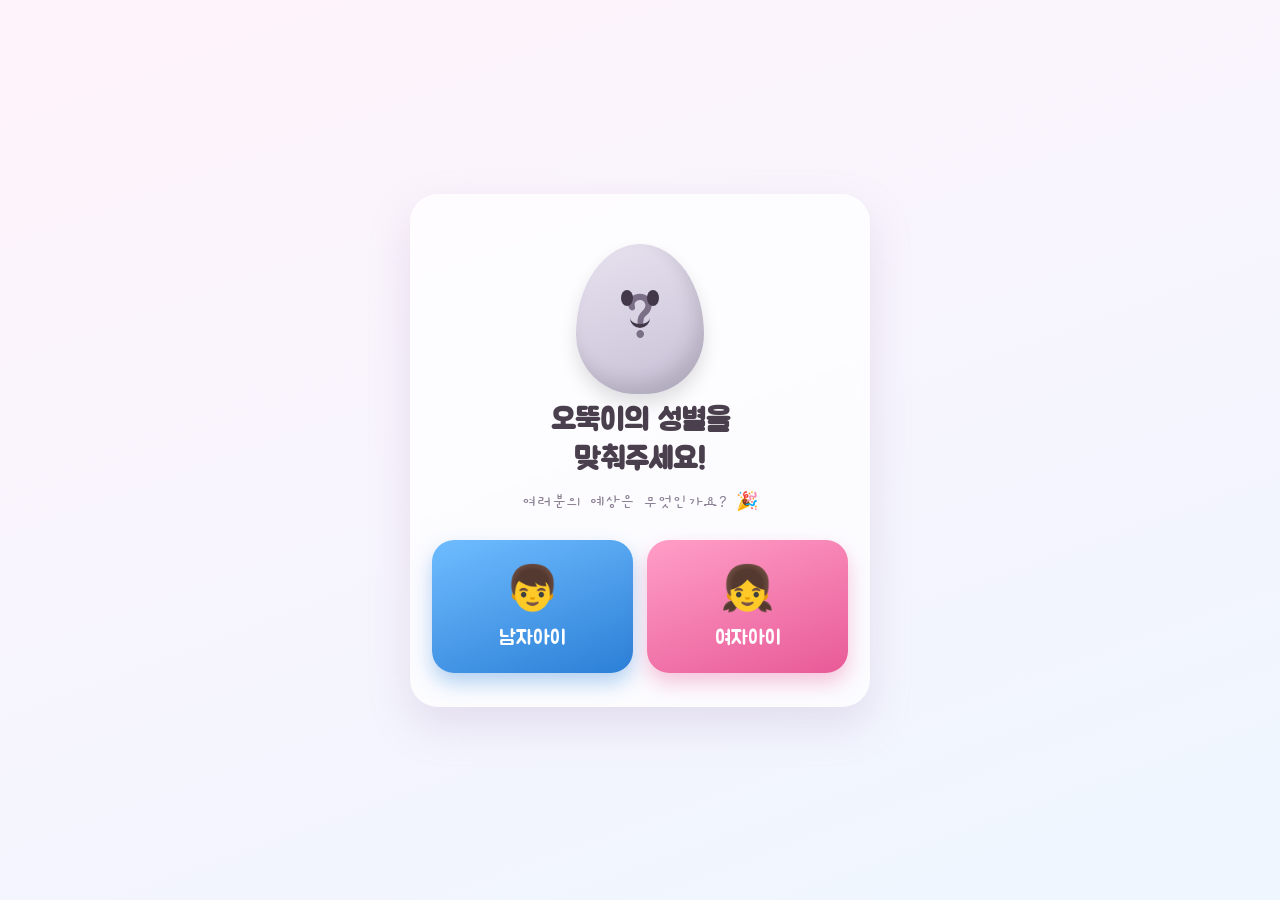
<file: index.html>
<!DOCTYPE html>
<html lang="ko">
<head>
  <meta charset="UTF-8" />
  <meta name="viewport" content="width=device-width, initial-scale=1.0" />
  <meta name="description" content="우리 아기 오뚝이의 성별을 맞춰보세요! 젠더리빌 이벤트" />
  <title>👶 오뚝이 성별 맞추기 · 젠더리빌</title>
  <link rel="preconnect" href="https://fonts.googleapis.com" />
  <link rel="preconnect" href="https://fonts.gstatic.com" crossorigin />
  <link href="https://fonts.googleapis.com/css2?family=Gaegu:wght@400;700&family=Jua&display=swap" rel="stylesheet" />
  <link rel="stylesheet" href="style.css" />
</head>
<body>
  <div id="app">

    <!-- ========== 화면 1: 인트로 / 성별 선택 ========== -->
    <section id="screen-intro" class="screen is-active">
      <div class="intro-card">
        <div class="doll doll--mystery" aria-hidden="true">
          <div class="doll__body">
            <div class="doll__face">
              <span class="doll__eye"></span>
              <span class="doll__eye"></span>
              <span class="doll__mouth"></span>
            </div>
            <span class="doll__question">?</span>
          </div>
        </div>

        <h1 class="intro-title">오뚝이의 성별을<br />맞춰주세요!</h1>
        <p class="intro-sub">여러분의 예상은 무엇인가요? 🎉</p>

        <div class="choice-row">
          <button class="choice choice--boy" data-guess="boy">
            <span class="choice__emoji">👦</span>
            <span class="choice__label">남자아이</span>
          </button>
          <button class="choice choice--girl" data-guess="girl">
            <span class="choice__emoji">👧</span>
            <span class="choice__label">여자아이</span>
          </button>
        </div>
      </div>
    </section>

    <!-- ========== 화면 2: 박 터뜨리기 ========== -->
    <section id="screen-game" class="screen">
      <div class="game-top">
        <p class="game-guess" id="game-guess"></p>
        <h2 class="game-title">박을 터뜨려 주세요!</h2>
        <p class="game-desc">박을 눌러 오자미를 던지세요.<br />여러 번 맞히면 박이 터져요!</p>
      </div>

      <div class="game-stage">
        <!-- 박 -->
        <button class="pot" id="pot" aria-label="박 터뜨리기">
          <span class="pot__string"></span>
          <span class="pot__body">
            <span class="pot__deco"></span>
            <span class="pot__tassel pot__tassel--left"></span>
            <span class="pot__tassel pot__tassel--right"></span>
          </span>
        </button>
      </div>

      <p class="game-hint" id="game-hint">👆 박을 클릭하세요!</p>
    </section>

    <!-- ========== 화면 3: 결과 공개 ========== -->
    <section id="screen-reveal" class="screen">
      <div class="reveal-card" id="reveal-card">
        <p class="reveal-eyebrow">두구두구두구… 🥁</p>
        <div class="doll" id="reveal-doll">
          <div class="doll__body">
            <div class="doll__face">
              <span class="doll__eye"></span>
              <span class="doll__eye"></span>
              <span class="doll__mouth doll__mouth--smile"></span>
            </div>
          </div>
        </div>
        <h2 class="reveal-title" id="reveal-title"></h2>
        <p class="reveal-message" id="reveal-message"></p>
        <button class="reveal-again" id="reveal-again">🔄 다시 하기</button>
      </div>
    </section>

    <div class="confetti-layer" id="confetti-layer" aria-hidden="true"></div>
  </div>

  <script src="script.js"></script>
</body>
</html>
</file>
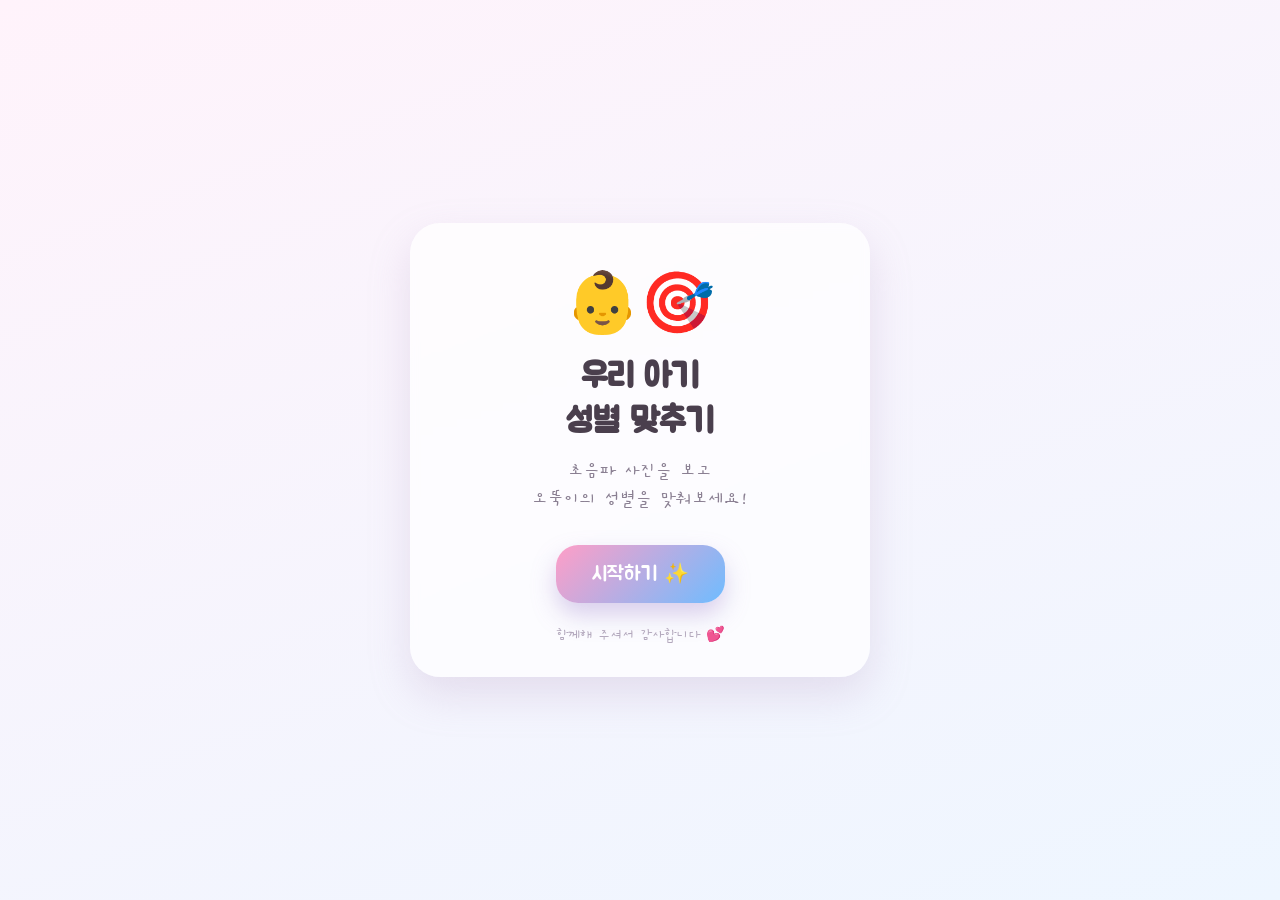
<file: v2/index.html>
<!DOCTYPE html>
<html lang="ko">
<head>
  <meta charset="UTF-8" />
  <meta name="viewport" content="width=device-width, initial-scale=1.0" />
  <meta name="description" content="초음파 사진을 보고 아기의 성별을 맞춰보세요! 다트 젠더리빌" />
  <title>🎯 초음파 성별 맞추기 · 다트 젠더리빌</title>
  <link rel="preconnect" href="https://fonts.googleapis.com" />
  <link rel="preconnect" href="https://fonts.gstatic.com" crossorigin />
  <link href="https://fonts.googleapis.com/css2?family=Gaegu:wght@400;700&family=Jua&display=swap" rel="stylesheet" />
  <link rel="stylesheet" href="style.css" />
</head>
<body>
  <div id="app">

    <!-- ========== 화면 0: 시작 페이지 ========== -->
    <section id="screen-start" class="screen is-active">
      <div class="start-card">
        <div class="start-emoji">👶🎯</div>
        <h1 class="start-title">우리 아기<br />성별 맞추기</h1>
        <p class="start-sub">초음파 사진을 보고<br />오뚝이의 성별을 맞춰보세요!</p>
        <button class="btn-primary" id="btn-start">시작하기 ✨</button>
        <p class="start-foot">함께해 주셔서 감사합니다 💕</p>
      </div>
    </section>

    <!-- ========== 화면 1: 초음파 + 성별 선택 ========== -->
    <section id="screen-guess" class="screen">
      <h2 class="guess-title">이 초음파 사진 속<br />아기는 누구일까요?</h2>
      <div class="photo-frame">
        <img src="ultrasound.jpeg" alt="초음파 사진" class="photo" />
        <span class="photo-tape photo-tape--l"></span>
        <span class="photo-tape photo-tape--r"></span>
      </div>
      <p class="guess-sub">당신의 예상을 골라주세요! 👇</p>
      <div class="choice-row">
        <button class="choice choice--boy" data-guess="boy">
          <span class="choice__emoji">👦</span>
          <span class="choice__label">남자아이</span>
        </button>
        <button class="choice choice--girl" data-guess="girl">
          <span class="choice__emoji">👧</span>
          <span class="choice__label">여자아이</span>
        </button>
      </div>
    </section>

    <!-- ========== 화면 2: 다트로 풍선 터뜨리기 ========== -->
    <section id="screen-game" class="screen">
      <div class="game-top">
        <p class="game-guess" id="game-guess"></p>
        <h2 class="game-title">다트로 풍선을 맞춰요!</h2>
        <p class="game-desc">조준선이 좌우로 흔들려요.<br />풍선을 향할 때 <b>던지기</b>! 🎯</p>
      </div>

      <div class="game-stage" id="game-stage">
        <!-- 풍선 (과녁) -->
        <div class="balloon" id="balloon" aria-label="풍선 과녁">
          <span class="balloon__body">
            <span class="balloon__shine"></span>
            <span class="balloon__mark">?</span>
          </span>
          <span class="balloon__knot"></span>
          <span class="balloon__string"></span>
        </div>

        <!-- 조준선 + 다트 (하단 중앙 회전) -->
        <div class="aim" id="aim">
          <span class="aim__line"></span>
          <span class="dart" id="dart">
            <span class="dart__tip"></span>
            <span class="dart__shaft"></span>
            <span class="dart__fin"></span>
          </span>
        </div>
      </div>

      <button class="btn-throw" id="btn-throw">🎯 던지기!</button>
      <p class="game-hint" id="game-hint">조준선이 풍선을 향할 때 버튼을 누르세요!</p>
    </section>

    <!-- ========== 화면 3: 결과 공개 ========== -->
    <section id="screen-reveal" class="screen">
      <div class="reveal-card" id="reveal-card">
        <p class="reveal-eyebrow">두구두구두구… 🥁</p>
        <div class="doll" id="reveal-doll">
          <div class="doll__body">
            <div class="doll__face">
              <span class="doll__eye"></span>
              <span class="doll__eye"></span>
              <span class="doll__mouth doll__mouth--smile"></span>
            </div>
          </div>
        </div>
        <h2 class="reveal-title" id="reveal-title"></h2>
        <p class="reveal-message" id="reveal-message"></p>
        <button class="btn-primary" id="reveal-again">🔄 다시 하기</button>
      </div>
    </section>

    <div class="confetti-layer" id="confetti-layer" aria-hidden="true"></div>
  </div>

  <script src="script.js"></script>
</body>
</html>
</file>
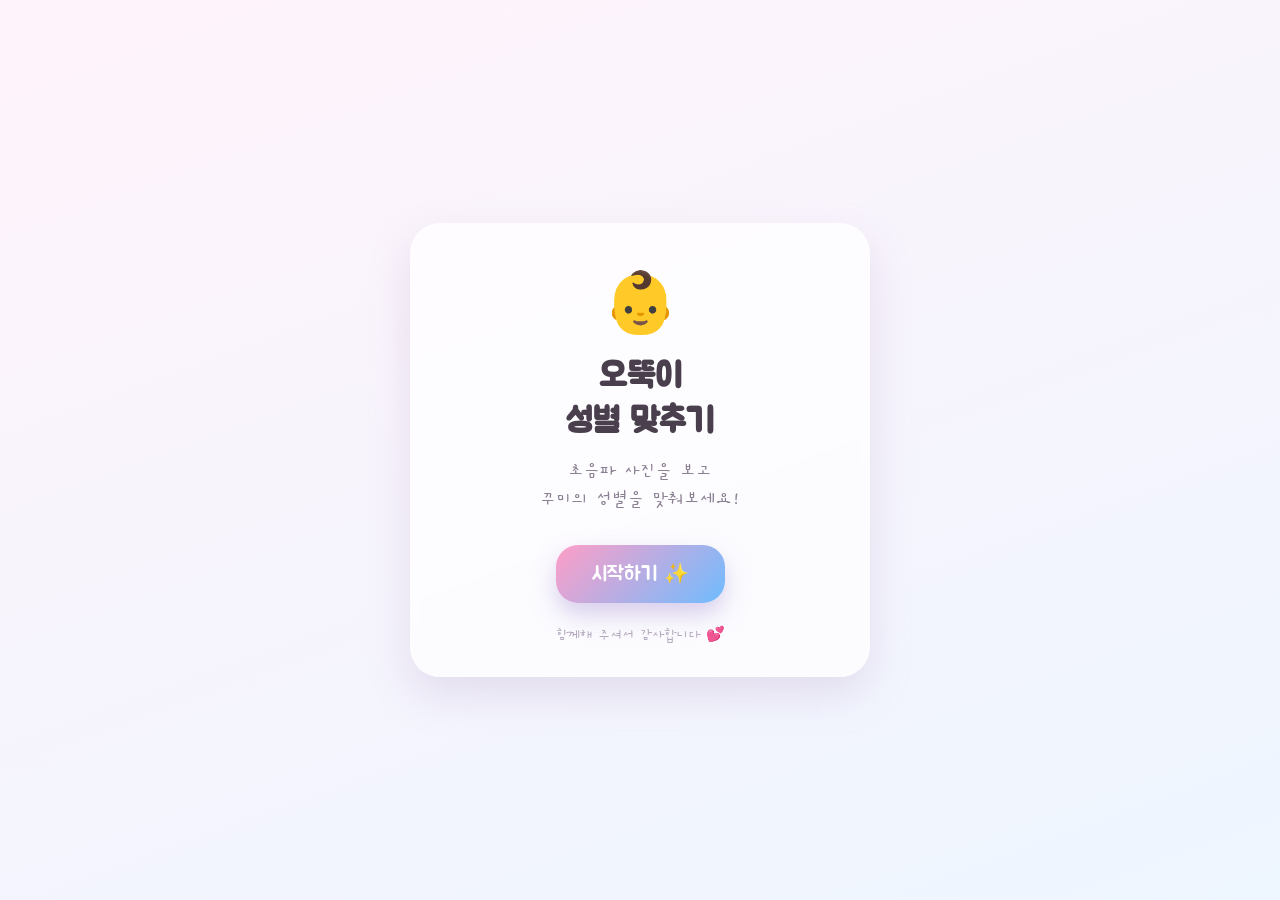
<file: v3/index.html>
<!DOCTYPE html>
<html lang="ko">
<head>
  <meta charset="UTF-8" />
  <meta name="viewport" content="width=device-width, initial-scale=1.0" />
  <meta name="description" content="초음파 사진을 보고 아기의 성별을 맞춰보세요! 카드 뒤집기 젠더리빌" />
  <meta property="og:image" content="http://gender-reveal.kro.kr/ultrasound.jpeg" />
  <title>🃏 꾸미 성별 맞추기 · 카드 젠더리빌</title>
  <link rel="preconnect" href="https://fonts.googleapis.com" />
  <link rel="preconnect" href="https://fonts.gstatic.com" crossorigin />
  <link href="https://fonts.googleapis.com/css2?family=Gaegu:wght@400;700&family=Jua&display=swap" rel="stylesheet" />
  <link rel="stylesheet" href="style.css" />
</head>
<body>
  <div id="app">

    <!-- ========== 화면 0: 시작 페이지 ========== -->
    <section id="screen-start" class="screen is-active">
      <div class="start-card">
        <div class="start-emoji">👶</div>
        <h1 class="start-title">오뚝이<br />성별 맞추기</h1>
        <p class="start-sub">초음파 사진을 보고<br />꾸미의 성별을 맞춰보세요!</p>
        <button class="btn-primary" id="btn-start">시작하기 ✨</button>
        <p class="start-foot">함께해 주셔서 감사합니다 💕</p>
      </div>
    </section>

    <!-- ========== 화면 1: 초음파 + 성별 선택 ========== -->
    <section id="screen-guess" class="screen">
      <h2 class="guess-title">초음파 사진을 보고<br />꾸마의 성별을 맞춰보세요</h2>
      <div class="photo-frame">
        <img src="ultrasound.jpeg" alt="초음파 사진" class="photo" />
        <span class="photo-tape photo-tape--l"></span>
        <span class="photo-tape photo-tape--r"></span>
      </div>
      <p class="guess-sub">당신의 예상을 골라주세요! 👇</p>
      <div class="choice-row">
        <button class="choice choice--boy" data-guess="boy">
          <span class="choice__emoji">👦</span>
          <span class="choice__label">아들</span>
        </button>
        <button class="choice choice--girl" data-guess="girl">
          <span class="choice__emoji">👧</span>
          <span class="choice__label">딸</span>
        </button>
      </div>
    </section>

    <!-- ========== 화면 2: 카드 뒤집기 게임 ========== -->
    <section id="screen-game" class="screen">
      <div class="game-top">
        <p class="game-guess" id="game-guess"></p>
        <h2 class="game-title">카드를 뒤집어 주세요!</h2>
        <p class="game-desc">가로·세로·대각선으로 같은 그림이<br /><b>3장 연속</b> 나오면 성별이 공개돼요! 🃏</p>
      </div>

      <div class="card-grid" id="card-grid">
        <!-- 카드 9장은 script.js에서 생성 -->
      </div>

      <p class="game-hint" id="game-hint">👆 카드를 하나씩 뒤집어 보세요!</p>
    </section>

    <!-- ========== 화면 3: 결과 공개 ========== -->
    <section id="screen-reveal" class="screen">
      <div class="reveal-card" id="reveal-card">
        <p class="reveal-eyebrow">두구두구두구… 🥁</p>
        <div class="doll" id="reveal-doll">
          <div class="doll__body">
            <div class="doll__face">
              <span class="doll__eye"></span>
              <span class="doll__eye"></span>
              <span class="doll__mouth doll__mouth--smile"></span>
            </div>
          </div>
        </div>
        <h2 class="reveal-title" id="reveal-title"></h2>
        <p class="reveal-message" id="reveal-message"></p>
        <button class="btn-primary" id="reveal-again">🔄 다시 하기</button>
      </div>
    </section>

    <div class="confetti-layer" id="confetti-layer" aria-hidden="true"></div>
  </div>

  <script src="script.js"></script>
</body>
</html>
</file>
<file: style.css>
/* ===================== 기본 리셋 & 테마 ===================== */
:root {
  --boy: #4aa8ff;
  --boy-dark: #2b7fd6;
  --girl: #ff7eb6;
  --girl-dark: #e85a97;
  --bg-a: #fff3fb;
  --bg-b: #eef6ff;
  --ink: #4a3f4d;
}

* { margin: 0; padding: 0; box-sizing: border-box; }

html, body { height: 100%; }

body {
  font-family: 'Jua', 'Gaegu', system-ui, sans-serif;
  color: var(--ink);
  background: linear-gradient(160deg, var(--bg-a), var(--bg-b));
  min-height: 100vh;
  overflow-x: hidden;
}

#app {
  position: relative;
  min-height: 100vh;
  display: flex;
  align-items: center;
  justify-content: center;
  padding: 24px 16px;
}

/* ===================== 화면 전환 ===================== */
.screen {
  display: none;
  width: 100%;
  max-width: 460px;
  text-align: center;
  animation: fadeIn 0.5s ease;
}
.screen.is-active { display: block; }

@keyframes fadeIn {
  from { opacity: 0; transform: translateY(14px); }
  to   { opacity: 1; transform: translateY(0); }
}

/* ===================== 오뚝이 인형 ===================== */
.doll {
  width: 140px;
  height: 168px;
  margin: 0 auto 8px;
  position: relative;
  animation: wobble 2.4s ease-in-out infinite;
  transform-origin: 50% 90%;
}
.doll__body {
  position: absolute;
  bottom: 0;
  left: 50%;
  transform: translateX(-50%);
  width: 128px;
  height: 150px;
  border-radius: 50% 50% 46% 46% / 60% 60% 40% 40%;
  background: linear-gradient(160deg, #d9d9e5, #b9b9cc);
  box-shadow: inset -8px -12px 18px rgba(0,0,0,0.12), 0 10px 18px rgba(0,0,0,0.12);
  display: flex;
  align-items: center;
  justify-content: center;
}
.doll--mystery .doll__body { background: linear-gradient(160deg, #e7e2ef, #c7c0d6); }

.doll__face {
  position: absolute;
  top: 46px;
  display: flex;
  gap: 14px;
  align-items: center;
}
.doll__eye {
  width: 12px; height: 16px;
  background: #43384a;
  border-radius: 50%;
  display: inline-block;
}
.doll__mouth {
  position: absolute;
  bottom: -22px;
  left: 50%;
  transform: translateX(-50%);
  width: 20px; height: 10px;
  border-bottom: 4px solid #43384a;
  border-radius: 0 0 20px 20px;
}
.doll__mouth--smile { width: 30px; height: 16px; }
.doll__question {
  font-size: 54px;
  color: #7a6f86;
  font-family: 'Jua', sans-serif;
}

@keyframes wobble {
  0%, 100% { transform: rotate(-6deg); }
  50%      { transform: rotate(6deg); }
}

/* 결과 색 */
.doll--boy .doll__body  { background: linear-gradient(160deg, #8fccff, var(--boy)); }
.doll--girl .doll__body { background: linear-gradient(160deg, #ffb2d6, var(--girl)); }

/* ===================== 화면 1: 인트로 ===================== */
.intro-card {
  background: rgba(255,255,255,0.7);
  border-radius: 28px;
  padding: 32px 22px 34px;
  box-shadow: 0 18px 40px rgba(180,150,190,0.25);
  backdrop-filter: blur(4px);
}
.intro-title {
  font-size: 30px;
  line-height: 1.3;
  margin-top: 8px;
}
.intro-sub {
  font-family: 'Gaegu', sans-serif;
  font-size: 18px;
  color: #8a7f92;
  margin: 10px 0 26px;
}
.choice-row {
  display: flex;
  gap: 14px;
}
.choice {
  flex: 1;
  border: none;
  border-radius: 22px;
  padding: 22px 10px;
  cursor: pointer;
  font-family: inherit;
  color: #fff;
  display: flex;
  flex-direction: column;
  align-items: center;
  gap: 8px;
  transition: transform 0.15s ease, box-shadow 0.15s ease;
}
.choice__emoji { font-size: 44px; }
.choice__label { font-size: 20px; }
.choice--boy  { background: linear-gradient(160deg, #6fbcff, var(--boy-dark)); box-shadow: 0 10px 20px rgba(43,127,214,0.35); }
.choice--girl { background: linear-gradient(160deg, #ff9ec7, var(--girl-dark)); box-shadow: 0 10px 20px rgba(232,90,151,0.35); }
.choice:hover  { transform: translateY(-4px); }
.choice:active { transform: scale(0.96); }

/* ===================== 화면 2: 박 터뜨리기 ===================== */
.game-top { margin-bottom: 6px; }
.game-guess {
  font-family: 'Gaegu', sans-serif;
  font-size: 16px;
  color: #8a7f92;
  margin-bottom: 4px;
}
.game-title { font-size: 26px; }
.game-desc {
  font-family: 'Gaegu', sans-serif;
  font-size: 17px;
  color: #7d7288;
  margin: 8px 0 14px;
}

.game-stage {
  height: 300px;
  display: flex;
  align-items: flex-start;
  justify-content: center;
  position: relative;
}

/* 박 */
.pot {
  border: none;
  background: transparent;
  cursor: pointer;
  padding: 0;
  margin-top: 6px;
  position: relative;
  transform-origin: 50% 0;
  animation: swing 3s ease-in-out infinite;
}
.pot.is-hit { animation: hitShake 0.4s ease; }
.pot__string {
  display: block;
  width: 4px;
  height: 40px;
  margin: 0 auto;
  background: #b89a6a;
  border-radius: 4px;
}
.pot__body {
  display: block;
  width: 130px;
  height: 130px;
  border-radius: 50%;
  background: radial-gradient(circle at 35% 30%, #7ed6a5, #2fa06a 70%);
  box-shadow: inset -10px -12px 22px rgba(0,0,0,0.2), 0 12px 20px rgba(0,0,0,0.15);
  position: relative;
}
.pot__deco {
  position: absolute;
  inset: 22px;
  border-radius: 50%;
  border: 5px dashed rgba(255,255,255,0.65);
}
.pot__tassel {
  position: absolute;
  bottom: -14px;
  width: 10px; height: 26px;
  background: #f2c14e;
  border-radius: 0 0 6px 6px;
}
.pot__tassel--left  { left: 34px; }
.pot__tassel--right { right: 34px; }

.pot:hover { filter: brightness(1.05); }
.pot:active { transform: scale(0.96); }

@keyframes swing {
  0%, 100% { transform: rotate(-4deg); }
  50%      { transform: rotate(4deg); }
}
@keyframes hitShake {
  0%   { transform: translateX(0) rotate(0); }
  25%  { transform: translateX(-8px) rotate(-4deg); }
  50%  { transform: translateX(8px) rotate(4deg); }
  75%  { transform: translateX(-5px) rotate(-2deg); }
  100% { transform: translateX(0) rotate(0); }
}
.pot.is-burst { animation: burst 0.5s forwards; }
@keyframes burst {
  0%   { transform: scale(1); opacity: 1; }
  40%  { transform: scale(1.25); }
  100% { transform: scale(0.2); opacity: 0; }
}

/* 던지는 오자미 */
.beanbag {
  position: absolute;
  bottom: 0;
  left: 50%;
  width: 34px; height: 26px;
  border-radius: 12px;
  background: repeating-linear-gradient(45deg, #ff7e7e 0 8px, #ffd36e 8px 16px);
  box-shadow: 0 4px 8px rgba(0,0,0,0.2);
  transform: translateX(-50%);
  z-index: 5;
  pointer-events: none;
}
.beanbag.is-thrown { animation: throwUp 0.4s ease-out forwards; }
@keyframes throwUp {
  0%   { bottom: 0; transform: translateX(-50%) scale(1) rotate(0); opacity: 1; }
  80%  { opacity: 1; }
  100% { bottom: 175px; transform: translateX(-50%) scale(0.5) rotate(220deg); opacity: 0; }
}

.game-hint {
  font-family: 'Gaegu', sans-serif;
  font-size: 18px;
  color: #9a8fa6;
  animation: pulse 1.4s ease-in-out infinite;
}
@keyframes pulse {
  0%,100% { opacity: 0.5; }
  50%     { opacity: 1; }
}

/* ===================== 화면 3: 결과 ===================== */
.reveal-card {
  background: rgba(255,255,255,0.78);
  border-radius: 28px;
  padding: 32px 22px 30px;
  box-shadow: 0 18px 40px rgba(180,150,190,0.28);
}
.reveal-eyebrow {
  font-family: 'Gaegu', sans-serif;
  font-size: 18px;
  color: #8a7f92;
  margin-bottom: 12px;
}
.reveal-title {
  font-size: 34px;
  margin: 14px 0 8px;
}
.reveal-title.is-boy  { color: var(--boy-dark); }
.reveal-title.is-girl { color: var(--girl-dark); }
.reveal-message {
  font-family: 'Gaegu', sans-serif;
  font-size: 19px;
  color: #6f6479;
  line-height: 1.5;
  margin-bottom: 22px;
}
.reveal-again {
  border: none;
  border-radius: 20px;
  padding: 14px 28px;
  font-family: inherit;
  font-size: 18px;
  color: #6f6479;
  background: #f0eaf5;
  cursor: pointer;
  transition: transform 0.15s ease;
}
.reveal-again:hover { transform: translateY(-2px); }
.reveal-again:active { transform: scale(0.96); }

/* ===================== 색종이(컨페티) ===================== */
.confetti-layer {
  position: fixed;
  inset: 0;
  pointer-events: none;
  overflow: hidden;
  z-index: 50;
}
.confetti {
  position: absolute;
  top: -20px;
  width: 10px;
  height: 16px;
  opacity: 0.95;
  will-change: transform;
  animation: fall linear forwards;
}
@keyframes fall {
  0%   { transform: translateY(-20px) rotate(0deg); }
  100% { transform: translateY(110vh) rotate(720deg); }
}

/* ===================== 박에서 터져 나오는 색 ===================== */
.pot-flash {
  position: absolute;
  width: 160px;
  height: 160px;
  margin: -80px 0 0 -80px;
  border-radius: 50%;
  z-index: 40;
  animation: potFlash 0.6s ease-out forwards;
}
@keyframes potFlash {
  0%   { transform: scale(0.2); opacity: 0.9; }
  60%  { transform: scale(1.15); opacity: 0.8; }
  100% { transform: scale(1.6); opacity: 0; }
}

.burst-piece {
  position: absolute;
  width: 14px;
  height: 14px;
  margin: -7px 0 0 -7px;
  z-index: 45;
  box-shadow: 0 2px 5px rgba(0,0,0,0.15);
  animation: burstFly 1.1s cubic-bezier(0.18, 0.7, 0.3, 1) forwards;
}
@keyframes burstFly {
  0% {
    transform: translate(0, 0) scale(1) rotate(0deg);
    opacity: 1;
  }
  70% { opacity: 1; }
  100% {
    transform: translate(var(--dx), calc(var(--dy) + 160px)) scale(0.6) rotate(540deg);
    opacity: 0;
  }
}
@media (max-width: 380px) {
  .intro-title { font-size: 26px; }
  .doll { width: 120px; height: 150px; }
  .doll__body { width: 112px; height: 132px; }
}
</file>
<file: v2/style.css>
/* ===================== 기본 리셋 & 테마 ===================== */
:root {
  --boy: #4aa8ff;
  --boy-dark: #2b7fd6;
  --girl: #ff7eb6;
  --girl-dark: #e85a97;
  --bg-a: #fff3fb;
  --bg-b: #eef6ff;
  --ink: #4a3f4d;
}

* { margin: 0; padding: 0; box-sizing: border-box; }
html, body { height: 100%; }

body {
  font-family: 'Jua', 'Gaegu', system-ui, sans-serif;
  color: var(--ink);
  background: linear-gradient(160deg, var(--bg-a), var(--bg-b));
  min-height: 100vh;
  overflow-x: hidden;
}

#app {
  position: relative;
  min-height: 100vh;
  display: flex;
  align-items: center;
  justify-content: center;
  padding: 24px 16px;
}

/* ===================== 화면 전환 ===================== */
.screen {
  display: none;
  width: 100%;
  max-width: 460px;
  text-align: center;
  animation: fadeIn 0.5s ease;
}
.screen.is-active { display: block; }

@keyframes fadeIn {
  from { opacity: 0; transform: translateY(14px); }
  to   { opacity: 1; transform: translateY(0); }
}

/* ===================== 공통 버튼 ===================== */
.btn-primary {
  border: none;
  border-radius: 22px;
  padding: 16px 36px;
  font-family: inherit;
  font-size: 20px;
  color: #fff;
  cursor: pointer;
  background: linear-gradient(135deg, #ff9ec7, #6fbcff);
  box-shadow: 0 12px 24px rgba(150,120,200,0.35);
  transition: transform 0.15s ease, box-shadow 0.15s ease;
}
.btn-primary:hover  { transform: translateY(-3px); }
.btn-primary:active { transform: scale(0.96); }

/* ===================== 화면 0: 시작 ===================== */
.start-card {
  background: rgba(255,255,255,0.72);
  border-radius: 30px;
  padding: 44px 26px 32px;
  box-shadow: 0 18px 40px rgba(180,150,190,0.25);
  backdrop-filter: blur(4px);
}
.start-emoji {
  font-size: 60px;
  animation: floaty 2.6s ease-in-out infinite;
}
.start-title {
  font-size: 34px;
  line-height: 1.3;
  margin: 12px 0 14px;
}
.start-sub {
  font-family: 'Gaegu', sans-serif;
  font-size: 19px;
  color: #8a7f92;
  line-height: 1.5;
  margin-bottom: 30px;
}
.start-foot {
  font-family: 'Gaegu', sans-serif;
  font-size: 15px;
  color: #b3a8bd;
  margin-top: 22px;
}
@keyframes floaty {
  0%,100% { transform: translateY(0); }
  50%     { transform: translateY(-10px); }
}

/* ===================== 화면 1: 초음파 + 선택 ===================== */
.guess-title {
  font-size: 26px;
  line-height: 1.35;
  margin-bottom: 18px;
}
.photo-frame {
  position: relative;
  display: inline-block;
  background: #fff;
  padding: 12px 12px 40px;
  border-radius: 8px;
  box-shadow: 0 14px 30px rgba(120,100,140,0.28);
  transform: rotate(-2deg);
  margin-bottom: 22px;
}
.photo {
  display: block;
  width: 100%;
  max-width: 300px;
  border-radius: 4px;
  background: #eee;
}
.photo-tape {
  position: absolute;
  top: -10px;
  width: 64px;
  height: 26px;
  background: rgba(255,214,110,0.6);
  box-shadow: 0 2px 6px rgba(0,0,0,0.1);
}
.photo-tape--l { left: 16px; transform: rotate(-8deg); }
.photo-tape--r { right: 16px; transform: rotate(7deg); }

.guess-sub {
  font-family: 'Gaegu', sans-serif;
  font-size: 18px;
  color: #8a7f92;
  margin-bottom: 16px;
}
.choice-row { display: flex; gap: 14px; }
.choice {
  flex: 1;
  border: none;
  border-radius: 22px;
  padding: 20px 10px;
  cursor: pointer;
  font-family: inherit;
  color: #fff;
  display: flex;
  flex-direction: column;
  align-items: center;
  gap: 8px;
  transition: transform 0.15s ease;
}
.choice__emoji { font-size: 42px; }
.choice__label { font-size: 20px; }
.choice--boy  { background: linear-gradient(160deg, #6fbcff, var(--boy-dark)); box-shadow: 0 10px 20px rgba(43,127,214,0.35); }
.choice--girl { background: linear-gradient(160deg, #ff9ec7, var(--girl-dark)); box-shadow: 0 10px 20px rgba(232,90,151,0.35); }
.choice:hover  { transform: translateY(-4px); }
.choice:active { transform: scale(0.96); }

/* ===================== 화면 2: 다트 게임 ===================== */
.game-top { margin-bottom: 6px; }
.game-guess {
  font-family: 'Gaegu', sans-serif;
  font-size: 16px;
  color: #8a7f92;
  margin-bottom: 4px;
}
.game-title { font-size: 26px; }
.game-desc {
  font-family: 'Gaegu', sans-serif;
  font-size: 17px;
  color: #7d7288;
  margin: 8px 0 10px;
}

.game-stage {
  height: 360px;
  position: relative;
  display: block;
  overflow: hidden;
}

/* 풍선 (과녁) */
.balloon {
  border: none;
  background: transparent;
  padding: 0;
  position: absolute;
  top: 24px;
  left: 50%;
  transform: translateX(-50%);
  transition: left 0.45s cubic-bezier(0.34, 1.3, 0.5, 1), top 0.45s ease;
}
.balloon__body {
  display: block;
  width: 76px;
  height: 98px;
  border-radius: 50% 50% 50% 50% / 44% 44% 56% 56%;
  background: radial-gradient(circle at 34% 28%, #ffe28a, #f2b134 68%);
  box-shadow: inset -10px -14px 24px rgba(0,0,0,0.18), 0 12px 22px rgba(0,0,0,0.15);
  position: relative;
}
.balloon__shine {
  position: absolute;
  top: 18px; left: 18px;
  width: 20px; height: 28px;
  background: rgba(255,255,255,0.55);
  border-radius: 50%;
  transform: rotate(-18deg);
  filter: blur(1px);
}
.balloon__mark {
  position: absolute;
  inset: 0;
  display: flex;
  align-items: center;
  justify-content: center;
  font-size: 40px;
  color: rgba(255,255,255,0.85);
  font-family: 'Jua', sans-serif;
}
.balloon__knot {
  position: absolute;
  bottom: 6px; left: 50%;
  width: 16px; height: 14px;
  transform: translateX(-50%);
  background: #e0a028;
  clip-path: polygon(50% 0, 100% 100%, 0 100%);
}
.balloon__string {
  position: absolute;
  bottom: -46px; left: 50%;
  width: 2px; height: 50px;
  transform: translateX(-50%);
  background: #cbb890;
}
.balloon.is-hit { animation: balloonShake 0.4s ease; }
@keyframes balloonShake {
  0%   { transform: translateX(-50%) rotate(0); }
  25%  { transform: translateX(-50%) translateX(-8px) rotate(-6deg); }
  50%  { transform: translateX(-50%) translateX(8px) rotate(6deg); }
  75%  { transform: translateX(-50%) translateX(-4px) rotate(-3deg); }
  100% { transform: translateX(-50%) rotate(0); }
}
.balloon.is-pop { animation: balloonPop 0.35s forwards; }
@keyframes balloonPop {
  0%   { transform: translateX(-50%) scale(1); opacity: 1; }
  45%  { transform: translateX(-50%) scale(1.28); opacity: 1; }
  100% { transform: translateX(-50%) scale(0.1); opacity: 0; }
}

/* 조준선 + 다트 (하단 중앙에서 회전) */
.aim {
  position: absolute;
  bottom: 6px;
  left: 50%;
  width: 20px;
  height: 300px;
  margin-left: -10px;
  transform-origin: 50% 100%;
  transform: rotate(0deg);
  pointer-events: none;
  z-index: 6;
}
.aim.is-hidden-line .aim__line { opacity: 0; }
.aim__line {
  position: absolute;
  bottom: 90px;
  left: 50%;
  width: 0;
  height: 200px;
  transform: translateX(-50%);
  border-left: 3px dashed rgba(120,110,140,0.45);
  transition: opacity 0.2s ease;
}

/* 다트 */
.dart {
  position: absolute;
  bottom: 0;
  left: 50%;
  width: 16px;
  height: 84px;
  transform: translateX(-50%);
}
.dart.is-hidden { opacity: 0; }
.dart__tip {
  position: absolute;
  top: 0; left: 50%;
  transform: translateX(-50%);
  width: 0; height: 0;
  border-left: 8px solid transparent;
  border-right: 8px solid transparent;
  border-bottom: 18px solid #6a6a72;
}
.dart__shaft {
  position: absolute;
  top: 16px; left: 50%;
  transform: translateX(-50%);
  width: 5px; height: 54px;
  background: linear-gradient(90deg, #d0d0d8, #9a9aa5);
  border-radius: 3px;
}
.dart__fin {
  position: absolute;
  bottom: 0; left: 50%;
  transform: translateX(-50%);
  width: 24px; height: 22px;
  background: linear-gradient(135deg, #ff5d6c, #ff9a5d);
  clip-path: polygon(50% 100%, 0 0, 100% 0);
}

/* 날아가는 다트(발사체) */
.dart-fly {
  position: absolute;
  width: 16px;
  height: 84px;
  z-index: 7;
  pointer-events: none;
  transform-origin: 50% 100%;
}

/* 던지기 버튼 */
.btn-throw {
  border: none;
  border-radius: 20px;
  padding: 14px 40px;
  margin-top: 6px;
  font-family: inherit;
  font-size: 21px;
  color: #fff;
  cursor: pointer;
  background: linear-gradient(135deg, #ff7e6b, #ff4d7d);
  box-shadow: 0 10px 22px rgba(255,80,110,0.4);
  transition: transform 0.12s ease;
}
.btn-throw:hover  { transform: translateY(-2px); }
.btn-throw:active { transform: scale(0.95); }
.btn-throw:disabled {
  opacity: 0.5;
  cursor: default;
  transform: none;
}

.game-hint {
  font-family: 'Gaegu', sans-serif;
  font-size: 18px;
  color: #9a8fa6;
  margin-top: 8px;
  min-height: 24px;
}

/* ===================== 오뚝이 인형 (결과용) ===================== */
.doll {
  width: 140px;
  height: 168px;
  margin: 0 auto 8px;
  position: relative;
  animation: wobble 2.4s ease-in-out infinite;
  transform-origin: 50% 90%;
}
.doll__body {
  position: absolute;
  bottom: 0; left: 50%;
  transform: translateX(-50%);
  width: 128px; height: 150px;
  border-radius: 50% 50% 46% 46% / 60% 60% 40% 40%;
  background: linear-gradient(160deg, #d9d9e5, #b9b9cc);
  box-shadow: inset -8px -12px 18px rgba(0,0,0,0.12), 0 10px 18px rgba(0,0,0,0.12);
}
.doll__face {
  position: absolute;
  top: 46px; left: 50%;
  transform: translateX(-50%);
  display: flex;
  gap: 14px;
  align-items: center;
}
.doll__eye {
  width: 12px; height: 16px;
  background: #43384a;
  border-radius: 50%;
}
.doll__mouth {
  position: absolute;
  bottom: -22px; left: 50%;
  transform: translateX(-50%);
  width: 30px; height: 16px;
  border-bottom: 4px solid #43384a;
  border-radius: 0 0 20px 20px;
}
@keyframes wobble {
  0%, 100% { transform: rotate(-6deg); }
  50%      { transform: rotate(6deg); }
}
.doll--boy .doll__body  { background: linear-gradient(160deg, #8fccff, var(--boy)); }
.doll--girl .doll__body { background: linear-gradient(160deg, #ffb2d6, var(--girl)); }

/* ===================== 화면 3: 결과 ===================== */
.reveal-card {
  background: rgba(255,255,255,0.78);
  border-radius: 28px;
  padding: 32px 22px 30px;
  box-shadow: 0 18px 40px rgba(180,150,190,0.28);
}
.reveal-eyebrow {
  font-family: 'Gaegu', sans-serif;
  font-size: 18px;
  color: #8a7f92;
  margin-bottom: 12px;
}
.reveal-title {
  font-size: 34px;
  margin: 14px 0 8px;
}
.reveal-title.is-boy  { color: var(--boy-dark); }
.reveal-title.is-girl { color: var(--girl-dark); }
.reveal-message {
  font-family: 'Gaegu', sans-serif;
  font-size: 19px;
  color: #6f6479;
  line-height: 1.5;
  margin-bottom: 22px;
}

/* ===================== 색종이 & 폭발 ===================== */
.confetti-layer {
  position: fixed;
  inset: 0;
  pointer-events: none;
  overflow: hidden;
  z-index: 50;
}
.confetti {
  position: absolute;
  top: -20px;
  width: 10px;
  height: 16px;
  opacity: 0.95;
  animation: fall linear forwards;
}
@keyframes fall {
  0%   { transform: translateY(-20px) rotate(0deg); }
  100% { transform: translateY(110vh) rotate(720deg); }
}

.pop-flash {
  position: absolute;
  width: 160px; height: 160px;
  margin: -80px 0 0 -80px;
  border-radius: 50%;
  z-index: 40;
  animation: popFlash 0.6s ease-out forwards;
}
@keyframes popFlash {
  0%   { transform: scale(0.2); opacity: 0.9; }
  60%  { transform: scale(1.2); opacity: 0.8; }
  100% { transform: scale(1.7); opacity: 0; }
}
.burst-piece {
  position: absolute;
  width: 14px; height: 14px;
  margin: -7px 0 0 -7px;
  z-index: 45;
  box-shadow: 0 2px 5px rgba(0,0,0,0.15);
  animation: burstFly 1.1s cubic-bezier(0.18, 0.7, 0.3, 1) forwards;
}
@keyframes burstFly {
  0%   { transform: translate(0,0) scale(1) rotate(0deg); opacity: 1; }
  70%  { opacity: 1; }
  100% { transform: translate(var(--dx), calc(var(--dy) + 160px)) scale(0.6) rotate(540deg); opacity: 0; }
}

@media (max-width: 380px) {
  .start-title { font-size: 30px; }
  .guess-title { font-size: 23px; }
  .doll { width: 120px; height: 150px; }
  .doll__body { width: 112px; height: 132px; }
}
</file>
<file: v3/style.css>
/* ===================== 기본 리셋 & 테마 ===================== */
:root {
  --boy: #4aa8ff;
  --boy-dark: #2b7fd6;
  --girl: #ff7eb6;
  --girl-dark: #e85a97;
  --bg-a: #fff3fb;
  --bg-b: #eef6ff;
  --ink: #4a3f4d;
}

* { margin: 0; padding: 0; box-sizing: border-box; }
html, body { height: 100%; }

body {
  font-family: 'Jua', 'Gaegu', system-ui, sans-serif;
  color: var(--ink);
  background: linear-gradient(160deg, var(--bg-a), var(--bg-b));
  min-height: 100vh;
  overflow-x: hidden;
}

#app {
  position: relative;
  min-height: 100vh;
  display: flex;
  align-items: center;
  justify-content: center;
  padding: 24px 16px;
}

/* ===================== 화면 전환 ===================== */
.screen {
  display: none;
  width: 100%;
  max-width: 460px;
  text-align: center;
  animation: fadeIn 0.5s ease;
}
.screen.is-active { display: block; }

@keyframes fadeIn {
  from { opacity: 0; transform: translateY(14px); }
  to   { opacity: 1; transform: translateY(0); }
}

/* ===================== 공통 버튼 ===================== */
.btn-primary {
  border: none;
  border-radius: 22px;
  padding: 16px 36px;
  font-family: inherit;
  font-size: 20px;
  color: #fff;
  cursor: pointer;
  background: linear-gradient(135deg, #ff9ec7, #6fbcff);
  box-shadow: 0 12px 24px rgba(150,120,200,0.35);
  transition: transform 0.15s ease, box-shadow 0.15s ease;
}
.btn-primary:hover  { transform: translateY(-3px); }
.btn-primary:active { transform: scale(0.96); }

/* ===================== 화면 0: 시작 ===================== */
.start-card {
  background: rgba(255,255,255,0.72);
  border-radius: 30px;
  padding: 44px 26px 32px;
  box-shadow: 0 18px 40px rgba(180,150,190,0.25);
  backdrop-filter: blur(4px);
}
.start-emoji {
  font-size: 60px;
  animation: floaty 2.6s ease-in-out infinite;
}
.start-title {
  font-size: 34px;
  line-height: 1.3;
  margin: 12px 0 14px;
}
.start-sub {
  font-family: 'Gaegu', sans-serif;
  font-size: 19px;
  color: #8a7f92;
  line-height: 1.5;
  margin-bottom: 30px;
}
.start-foot {
  font-family: 'Gaegu', sans-serif;
  font-size: 15px;
  color: #b3a8bd;
  margin-top: 22px;
}
@keyframes floaty {
  0%,100% { transform: translateY(0); }
  50%     { transform: translateY(-10px); }
}

/* ===================== 화면 1: 초음파 + 선택 ===================== */
.guess-title {
  font-size: 26px;
  line-height: 1.35;
  margin-bottom: 18px;
}
.photo-frame {
  position: relative;
  display: inline-block;
  background: #fff;
  padding: 12px 12px 40px;
  border-radius: 8px;
  box-shadow: 0 14px 30px rgba(120,100,140,0.28);
  transform: rotate(-2deg);
  margin-bottom: 22px;
}
.photo {
  display: block;
  width: 100%;
  max-width: 300px;
  border-radius: 4px;
  background: #eee;
}
.photo-tape {
  position: absolute;
  top: -10px;
  width: 64px;
  height: 26px;
  background: rgba(255,214,110,0.6);
  box-shadow: 0 2px 6px rgba(0,0,0,0.1);
}
.photo-tape--l { left: 16px; transform: rotate(-8deg); }
.photo-tape--r { right: 16px; transform: rotate(7deg); }

.guess-sub {
  font-family: 'Gaegu', sans-serif;
  font-size: 18px;
  color: #8a7f92;
  margin-bottom: 16px;
}
.choice-row { display: flex; gap: 14px; }
.choice {
  flex: 1;
  border: none;
  border-radius: 22px;
  padding: 20px 10px;
  cursor: pointer;
  font-family: inherit;
  color: #fff;
  display: flex;
  flex-direction: column;
  align-items: center;
  gap: 8px;
  transition: transform 0.15s ease;
}
.choice__emoji { font-size: 42px; }
.choice__label { font-size: 20px; }
.choice--boy  { background: linear-gradient(160deg, #6fbcff, var(--boy-dark)); box-shadow: 0 10px 20px rgba(43,127,214,0.35); }
.choice--girl { background: linear-gradient(160deg, #ff9ec7, var(--girl-dark)); box-shadow: 0 10px 20px rgba(232,90,151,0.35); }
.choice:hover  { transform: translateY(-4px); }
.choice:active { transform: scale(0.96); }

/* ===================== 화면 2: 카드 뒤집기 게임 ===================== */
.game-top { margin-bottom: 6px; }
.game-guess {
  font-family: 'Gaegu', sans-serif;
  font-size: 16px;
  color: #8a7f92;
  margin-bottom: 4px;
}
.game-title { font-size: 26px; }
.game-desc {
  font-family: 'Gaegu', sans-serif;
  font-size: 17px;
  color: #7d7288;
  margin: 8px 0 14px;
}

/* 3x3 카드 그리드 */
.card-grid {
  display: grid;
  grid-template-columns: repeat(3, 1fr);
  gap: 12px;
  max-width: 340px;
  margin: 0 auto 6px;
}

.card {
  position: relative;
  aspect-ratio: 3 / 4;
  border: none;
  background: transparent;
  padding: 0;
  cursor: pointer;
  perspective: 700px;
}
.card:disabled { cursor: default; }

.card__inner {
  position: absolute;
  inset: 0;
  transform-style: preserve-3d;
  transition: transform 0.5s cubic-bezier(0.4, 0.1, 0.3, 1.2);
}
.card.is-flipped .card__inner { transform: rotateY(180deg); }

.card__face {
  position: absolute;
  inset: 0;
  backface-visibility: hidden;
  -webkit-backface-visibility: hidden;
  border-radius: 16px;
  display: flex;
  align-items: center;
  justify-content: center;
  box-shadow: 0 8px 16px rgba(120,100,140,0.22);
}

/* 카드 뒷면(물음표) */
.card__back {
  background: linear-gradient(150deg, #b79cff, #8f6fff);
  color: rgba(255,255,255,0.9);
  font-size: 34px;
  font-family: 'Jua', sans-serif;
}
.card__back::after {
  content: "?";
}
.card:not(:disabled):hover .card__inner { transform: translateY(-4px); }
.card:not(:disabled):hover.is-flipped .card__inner { transform: rotateY(180deg); }

/* 카드 앞면(성별) */
.card__front {
  transform: rotateY(180deg);
  font-size: 44px;
  background: #fff;
}
.card__front--boy  { background: linear-gradient(150deg, #cfe9ff, #9fd0ff); }
.card__front--girl { background: linear-gradient(150deg, #ffd6ec, #ffb0d6); }

/* 정답 라인 강조 */
.card.is-win .card__front {
  animation: winPulse 0.7s ease-in-out infinite alternate;
  box-shadow: 0 0 0 4px #ffd36e, 0 8px 18px rgba(0,0,0,0.2);
}
@keyframes winPulse {
  from { transform: rotateY(180deg) scale(1); }
  to   { transform: rotateY(180deg) scale(1.06); }
}

.game-hint {
  font-family: 'Gaegu', sans-serif;
  font-size: 18px;
  color: #9a8fa6;
  margin-top: 10px;
  min-height: 24px;
}

/* ===================== 오뚝이 인형 (결과용) ===================== */
.doll {
  width: 140px;
  height: 168px;
  margin: 0 auto 8px;
  position: relative;
  animation: wobble 2.4s ease-in-out infinite;
  transform-origin: 50% 90%;
}
.doll__body {
  position: absolute;
  bottom: 0; left: 50%;
  transform: translateX(-50%);
  width: 128px; height: 150px;
  border-radius: 50% 50% 46% 46% / 60% 60% 40% 40%;
  background: linear-gradient(160deg, #d9d9e5, #b9b9cc);
  box-shadow: inset -8px -12px 18px rgba(0,0,0,0.12), 0 10px 18px rgba(0,0,0,0.12);
}
.doll__face {
  position: absolute;
  top: 46px; left: 50%;
  transform: translateX(-50%);
  display: flex;
  gap: 14px;
  align-items: center;
}
.doll__eye {
  width: 12px; height: 16px;
  background: #43384a;
  border-radius: 50%;
}
.doll__mouth {
  position: absolute;
  bottom: -22px; left: 50%;
  transform: translateX(-50%);
  width: 30px; height: 16px;
  border-bottom: 4px solid #43384a;
  border-radius: 0 0 20px 20px;
}
@keyframes wobble {
  0%, 100% { transform: rotate(-6deg); }
  50%      { transform: rotate(6deg); }
}
.doll--boy .doll__body  { background: linear-gradient(160deg, #8fccff, var(--boy)); }
.doll--girl .doll__body { background: linear-gradient(160deg, #ffb2d6, var(--girl)); }

/* ===================== 화면 3: 결과 ===================== */
.reveal-card {
  background: rgba(255,255,255,0.78);
  border-radius: 28px;
  padding: 32px 22px 30px;
  box-shadow: 0 18px 40px rgba(180,150,190,0.28);
}
.reveal-eyebrow {
  font-family: 'Gaegu', sans-serif;
  font-size: 18px;
  color: #8a7f92;
  margin-bottom: 12px;
}
.reveal-title {
  font-size: 34px;
  margin: 14px 0 8px;
}
.reveal-title.is-boy  { color: var(--boy-dark); }
.reveal-title.is-girl { color: var(--girl-dark); }
.reveal-message {
  font-family: 'Gaegu', sans-serif;
  font-size: 19px;
  color: #6f6479;
  line-height: 1.5;
  margin-bottom: 22px;
}

/* ===================== 색종이 & 폭발 ===================== */
.confetti-layer {
  position: fixed;
  inset: 0;
  pointer-events: none;
  overflow: hidden;
  z-index: 50;
}
.confetti {
  position: absolute;
  top: -20px;
  width: 10px;
  height: 16px;
  opacity: 0.95;
  animation: fall linear forwards;
}
@keyframes fall {
  0%   { transform: translateY(-20px) rotate(0deg); }
  100% { transform: translateY(110vh) rotate(720deg); }
}

.pop-flash {
  position: absolute;
  width: 160px; height: 160px;
  margin: -80px 0 0 -80px;
  border-radius: 50%;
  z-index: 40;
  animation: popFlash 0.6s ease-out forwards;
}
@keyframes popFlash {
  0%   { transform: scale(0.2); opacity: 0.9; }
  60%  { transform: scale(1.2); opacity: 0.8; }
  100% { transform: scale(1.7); opacity: 0; }
}
.burst-piece {
  position: absolute;
  width: 14px; height: 14px;
  margin: -7px 0 0 -7px;
  z-index: 45;
  box-shadow: 0 2px 5px rgba(0,0,0,0.15);
  animation: burstFly 1.1s cubic-bezier(0.18, 0.7, 0.3, 1) forwards;
}
@keyframes burstFly {
  0%   { transform: translate(0,0) scale(1) rotate(0deg); opacity: 1; }
  70%  { opacity: 1; }
  100% { transform: translate(var(--dx), calc(var(--dy) + 160px)) scale(0.6) rotate(540deg); opacity: 0; }
}

@media (max-width: 380px) {
  .start-title { font-size: 30px; }
  .guess-title { font-size: 23px; }
  .doll { width: 120px; height: 150px; }
  .doll__body { width: 112px; height: 132px; }
}
</file>
